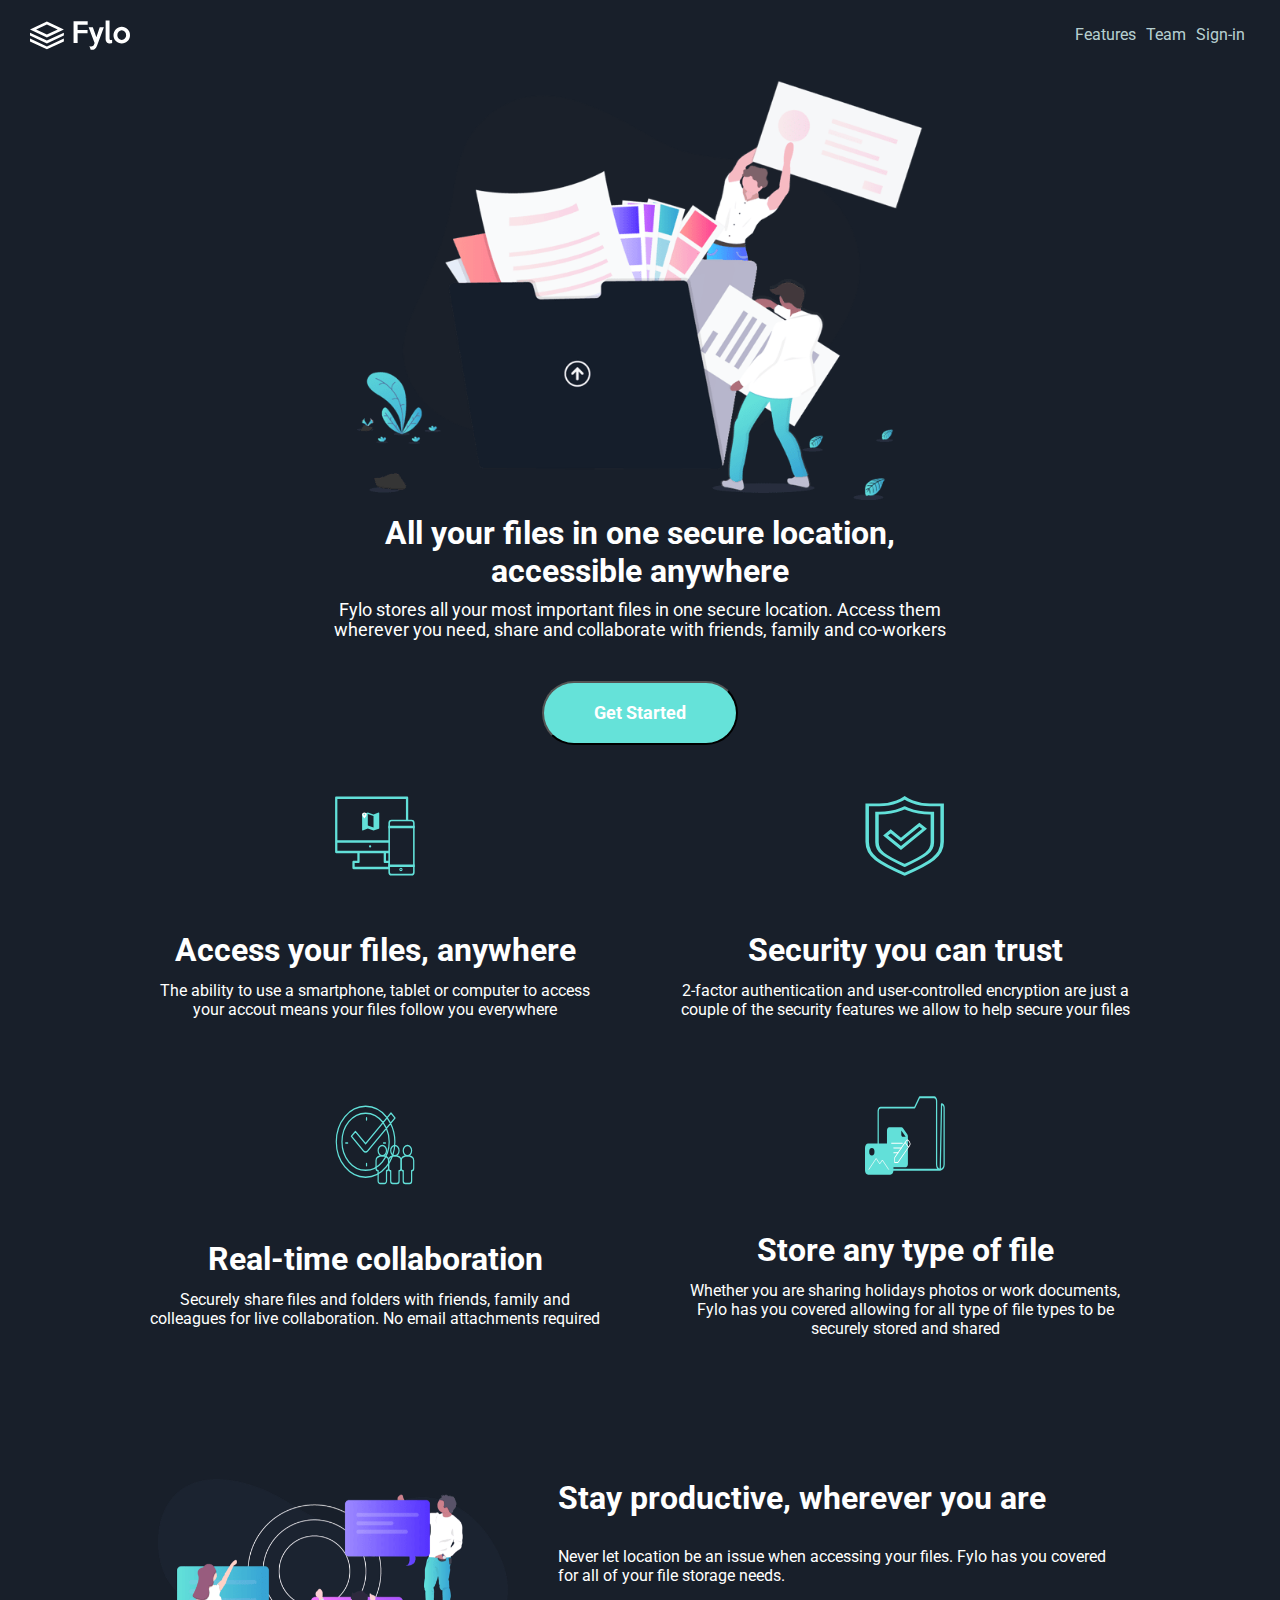
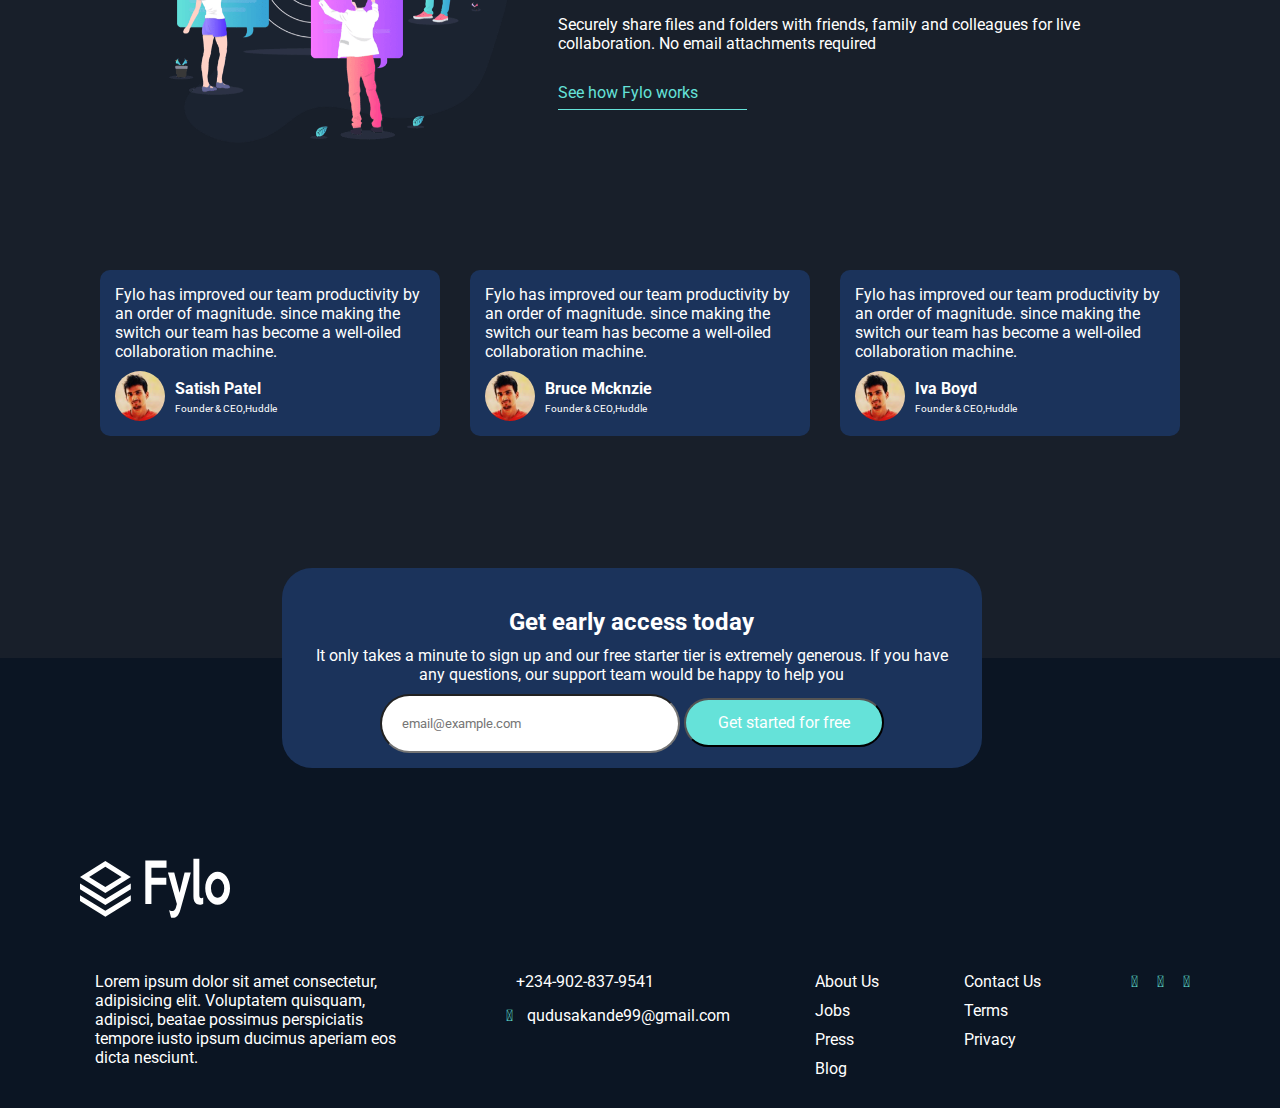
<file: index.html>
<!DOCTYPE html>
<html lang="en">
<head>
    <meta charset="UTF-8">
    <meta http-equiv="X-UA-Compatible" content="IE=edge">
    <meta name="viewport" content="width=device-width, initial-scale=1.0">
    <link rel="stylesheet" href="https://cdnjs.cloudflare.com/ajax/libs/font-awesome/4.7.0/css/font-awesome.min.css">
    <link rel="stylesheet" href="new.css">
    <link rel="stylesheet" href="https://cdnjs.cloudflare.com/ajax/libs/font-awesome/6.0.0-beta2/css/all.min.css" integrity="sha512-YWzhKL2whUzgiheMoBFwW8CKV4qpHQAEuvilg9FAn5VJUDwKZZxkJNuGM4XkWuk94WCrrwslk8yWNGmY1EduTA==" crossorigin="anonymous" referrerpolicy="no-referrer" />
    <title>Document</title>
</head>
<body>
    <header>
        <img src="images/logo.svg" alt="Company logo">
        <ul>
            <li>Features</li>
            <li>Team</li>
            <li>Sign-in</li>
        </ul>
    </header>
    <main><!-- relative -->
        <section class="first">
            <img src="images/intro.png" alt="main logo">
            <h1>All your files in one secure location, accessible anywhere</h1>
            <p>Fylo stores all your most important files in one secure location. Access them wherever you need, share and collaborate with friends, family and co-workers</p>
            <button>Get Started</button>
        </section>
        <section class="second">
            <div>
                <img src="images/icon-access-anywhere.svg" alt="acess your file's anywhere">
                <h1>Access your files, anywhere</h1>
                <p>The ability to use a smartphone, tablet or computer to access your accout means your files follow you everywhere</p>
            </div>
            <div>
                <img src="images/icon-security.svg" alt="security">
                <h1>Security you can trust</h1>
                <p>2-factor authentication and user-controlled encryption are just a couple of the security features we allow to help secure your files</p>
            </div>
            <div>
                <img src="images/icon-collaboration.svg" alt="time">
                <h1>Real-time collaboration</h1>
                <p>Securely share files and folders with friends, family and colleagues for live collaboration. No email attachments required</p>
            </div>
            <div>
                <img src="images/icon-any-file.svg" alt="">
                <h1>Store any type of file</h1>
                <p>Whether you are sharing holidays photos or work documents, Fylo has you covered allowing for all type of file types to be securely stored and shared</p>
            </div>
        </section>
        <section class="third">
            <img src="images/intro2.png" alt="">
            <div>
                <h1>Stay productive, wherever you are</h1>
                <p>Never let location be an issue when accessing your files. Fylo has you covered for all of your file storage needs.</p>
                <p>Securely share files and folders with friends, family and colleagues for live collaboration. No email attachments required</p>
                <a href="3rfurhru">See how Fylo works <i class="fa-solid fa-circle-arrow-right"></i></a> 
            </div>
        </section>
        <section id="section">
            <div class="main-div">
                <div class="first-div">
                    <p>Fylo has improved our team productivity by an order of magnitude. since making the switch our team has become a well-oiled collaboration machine.</p>
                    <div class="second-div">
                        <img class="img" src="images/indian.man.jpg" alt="CEO and Founder">
                        <div class="profile1">
                        <h2>Satish Patel</h2>
                        <p>Founder & CEO,Huddle</p>
                        </div>    
                    </div>
                </div>
                <div class="first-div">
                    <p>Fylo has improved our team productivity by an order of magnitude. since making the switch our team has become a well-oiled collaboration machine.</p>
                    <div class="second-div">
                        <img class="img" src="images/indian.man.jpg" alt="CEO and Founder">
                        <div class="profile1">
                        <h2>Bruce Mcknzie</h2>
                        <p>Founder & CEO,Huddle</p>
                        </div>
                    </div>
                </div>
                <div class="first-div"> 
                    <p>Fylo has improved our team productivity by an order of magnitude. since making the switch our team has become a well-oiled collaboration machine.</p>
                    <div class="second-div">
                        <img class="img" src="images/indian.man.jpg" alt='CEO and Co-Founder'>
                        <div class="profile1">
                        <h2>Iva Boyd</h2>
                        <p>Founder & CEO,Huddle</p>
                        </div>
                    </div>
                </div>
            </div>
        </section> 
        <section class="fifth">
                    <h1>Get early access today</h1>
                    <p>It only takes a minute to sign up and our free starter tier is extremely generous. If you have any questions, our support team would be happy to help you</p>
                    <div class="text">
                        <input type="text" placeholder="email@example.com">
                        <button type="button" value="submit">Get started for free</button>
                    </div>
        </section><!-- absolute -->
    </main>
    <footer class="footer">
        <img class="footer-img" src="images/logo.svg" alt="header">
        <div>
            <div class="lorem"><i class="fa-solid fa-location-dot"></i> <p>Lorem ipsum dolor sit amet consectetur, adipisicing elit. Voluptatem quisquam, adipisci, beatae possimus perspiciatis tempore iusto ipsum ducimus aperiam eos dicta nesciunt.</p> </div>
            <div class="lorem2">
                <div><i class="fa-solid fa-phone-volume"></i> +234-902-837-9541</div>
                <div><i class="fa-sharp fa-solid fa-envelope"></i> qudusakande99@gmail.com</div>
            </div>
            <div>
                <ul>
                    <li>About Us</li>
                    <li>Jobs</li>
                    <li>Press</li>
                    <li>Blog</li>
                </ul>
            </div>
            <div>
                <ul>
                    <li>Contact Us</li>
                    <li>Terms</li>
                    <li>Privacy</li>
                </ul>
            </div>
            <div><i class="fa-brands fa-facebook"></i> <i class="fa-brands fa-twitter"></i> <i class="fa-brands fa-instagram"></i></div>
        </div>
    </footer>
</body>
</html>
</file>
<file: new.css>
@import url('https://fonts.googleapis.com/css2?family=Roboto:ital,wght@0,100;0,300;0,400;0,500;0,700;0,900;1,100;1,300;1,400;1,500;1,700;1,900&display=swap');
*{
    box-sizing: border-box;
    margin: 0;
    padding: 0;
    list-style: none;
    text-decoration: none;
    font-family: 'Roboto', sans-serif; 
} 
body{
    background-color: hsl(218, 28%, 13%);
    color: white;
    margin: 0;
    display: block;
}
main {
    position: relative;
    padding-bottom: 100px;
}
header{
    display: flex;
    justify-content: space-between;
    padding: 20px 30px;
    align-items: center;
    color: rgba(225, 255, 255, .8);
}
header ul{
    display: flex;
}
header ul li{
    cursor: pointer;
    margin: 5px;
    transition: .4s ease all;
}
header ul li:hover{
    transform: scale(1.3);
    color: white;
}
header img{
    width: 100px;
}
.first{
    margin: auto;
    width: 60%;
    text-align: center;
    padding: 10px 30px;
}
.first img{
    width: 80%;
}
.first h1{
    width: 80%;
    margin: auto;
    margin-bottom: 10px;
    margin-top: 10px;
}
.first p{
    width: 90%;
    margin: auto;
    margin-bottom: 1px;
    font-size: 1.1rem;
    text-align: center;
}
.first button{
    padding: 20px 50px;
    margin-top: 40px;
    font-size: 1.1rem;
    font-weight: 700;
    background-color:rgb(101, 226, 217); ;
    color: white;
    border-radius: 50px;
}
.first button:hover{
    color: rgb(101, 226, 217);
    background-color: white;
    cursor: pointer;
}
.second{
    text-align: center;
    display: flex;
    align-items: center;
    justify-content: center;
    flex-wrap: wrap;
}
.second img{
    width: 5em;
    height: 5em;
    margin-top: 1em;
}
.second  div{
    width: 500px;
    margin: 15px 15px;
    padding: 10px 20px;
}
.second div img{
    margin-bottom: 50px;
}
.second div h1{
    margin-bottom: 10px;
    padding: 1px;
}
.second div p{
    margin-bottom: 10px;
    padding: 1px;
}
.third{
    display: flex;
    justify-content: center;
    align-items: cente;
    width: 80%;
    margin:100px auto;
    padding: 5px 30px;
}
.third img{
    width: 350px;
    margin-right: 50px;
}
.third div h1{
    margin-bottom: 30px;
}
.third div p{
    margin-bottom: 30px;
}
.third div a {
    position: relative;
    color: rgb(101, 226, 217);
}
.third div a:hover{
    color: white;
    cursor: pointer;
}
.third div a::after{
    position: absolute;
    content: '';
    width: 130%;
    height: 1px;
    background: rgb(101, 226, 217);
    bottom: -8px;
    left: 0;
}
i{
    color: rgb(101, 226, 217);
    margin-left: 5px;
}
#section{
    margin: 7rem 0;
}

.main-div{
    display: flex;
    flex-wrap: wrap;
    margin: auto;
    width: 90%;
    justify-content: center;
    align-items: center;
}
.first-div{
    width: 340px;
    padding: 15px;
    margin: 10px 15px;
    border-radius: 10px;
    background-color: rgb(27, 51, 91);
}
.first-div p{
    font-size: 1rem;
    display: flex;
    flex-wrap: wrap;
    text-align: left;
}
.second-div{
    display: flex;
    align-items: center;
    margin-top: 10px;
}
.img{
    width: 50px;
    height: 50px;
    border-radius: 50%;
    margin-right: 10px;
}
.profile1 h2{
    font-size: 16px;
}
.profile1 p{
    font-size: 10px;
    margin-top: 5px;
}  
.fifth{
    position: absolute;
    border-radius: 30px;
    text-align: center;
    padding: 30px;
    width: 700px;
    height: 200px;
    bottom: -5%;
    left: 22%;
    background-color: rgb(27, 51, 91);
}
.fifth h1{
    margin: 15px 0px;
    margin: auto;
    font-size: 1.5rem;
    padding: 10px;
}
.fifth p{
    margin: auto;
}
.text{
    display: inline-block;
}
.text input{
    width: 300px;
    padding: 20px;
    border-radius: 30px;
    margin: 10px auto;
}
.text button{
    background-color: rgb(101, 226, 217);
    color: white;
    border-radius: 50px;
    width: 200px;
    padding: 13px;
    margin: 5px auto;
    font-size: 1rem;
}
.text button:hover{
    color:  rgb(101, 226, 217);
    background-color: white;
    cursor: pointer;
}
.footer{
    background-color: rgb(11, 21, 35);
    padding: 200px 80px 20px;
}
.footer-img{
    width: 150px;
    height: 60px;
    margin-bottom: 50px;
}
.footer > div{
    /* border: 1px solid red; */
    display: flex;
    justify-content: space-between;    
}
.footer .lorem {
    width: 30%;
    display: flex;
}
.footer .lorem2 > div {
    margin-bottom: 15px;
}
footer div ul li{
    margin-bottom: 10px;
}
footer i {
    margin-right: 10px;
}

@media only screen and (max-width: 860px) {
    .first{
        width: 90%;
        padding: 10px 20px;
    }

    .first img{
        width: 350px;
        margin-bottom: 10px;
    }
    .first h1{
        font-size: 1.5rem;
        width: 100%;
    }
    .first p{
        width: 100%;
        font-size: 1rem;
    }
    .first button{
        padding: 15px 40px;
        margin-top: 20px;
        font-size: 1rem;
        font-weight: 700;
    }
    .third{
        display: flex;
        justify-content: center;
        align-items: center;
        width: 100%;
        margin: 100px auto;
        padding: 5px 10px;
        flex-direction: column;
    }
    .third div{
        margin-top: 20px;
        padding: 10px 25px;
    }
    .third img{
        width: 90%;
        margin-right: 0px;
    }
    .fifth{
        width: 90%;
        height: auto;
        bottom: -5%;
        left: 6%;
        padding: 30px 20px;
    }
    .text input{
        width: 100%;
    }
    .text button{
        width: 100%;
    }
    .footer{
        background-color: rgb(11, 21, 35);
        padding: 200px 40px 20px;
    }
    .footer > div{
        /* border: 1px solid red; */
       flex-direction: column;
    }
    .footer .lorem {
        width: 100%;
    }
    .footer > div > div {
        margin-bottom: 30px;
    }
}
</file>
